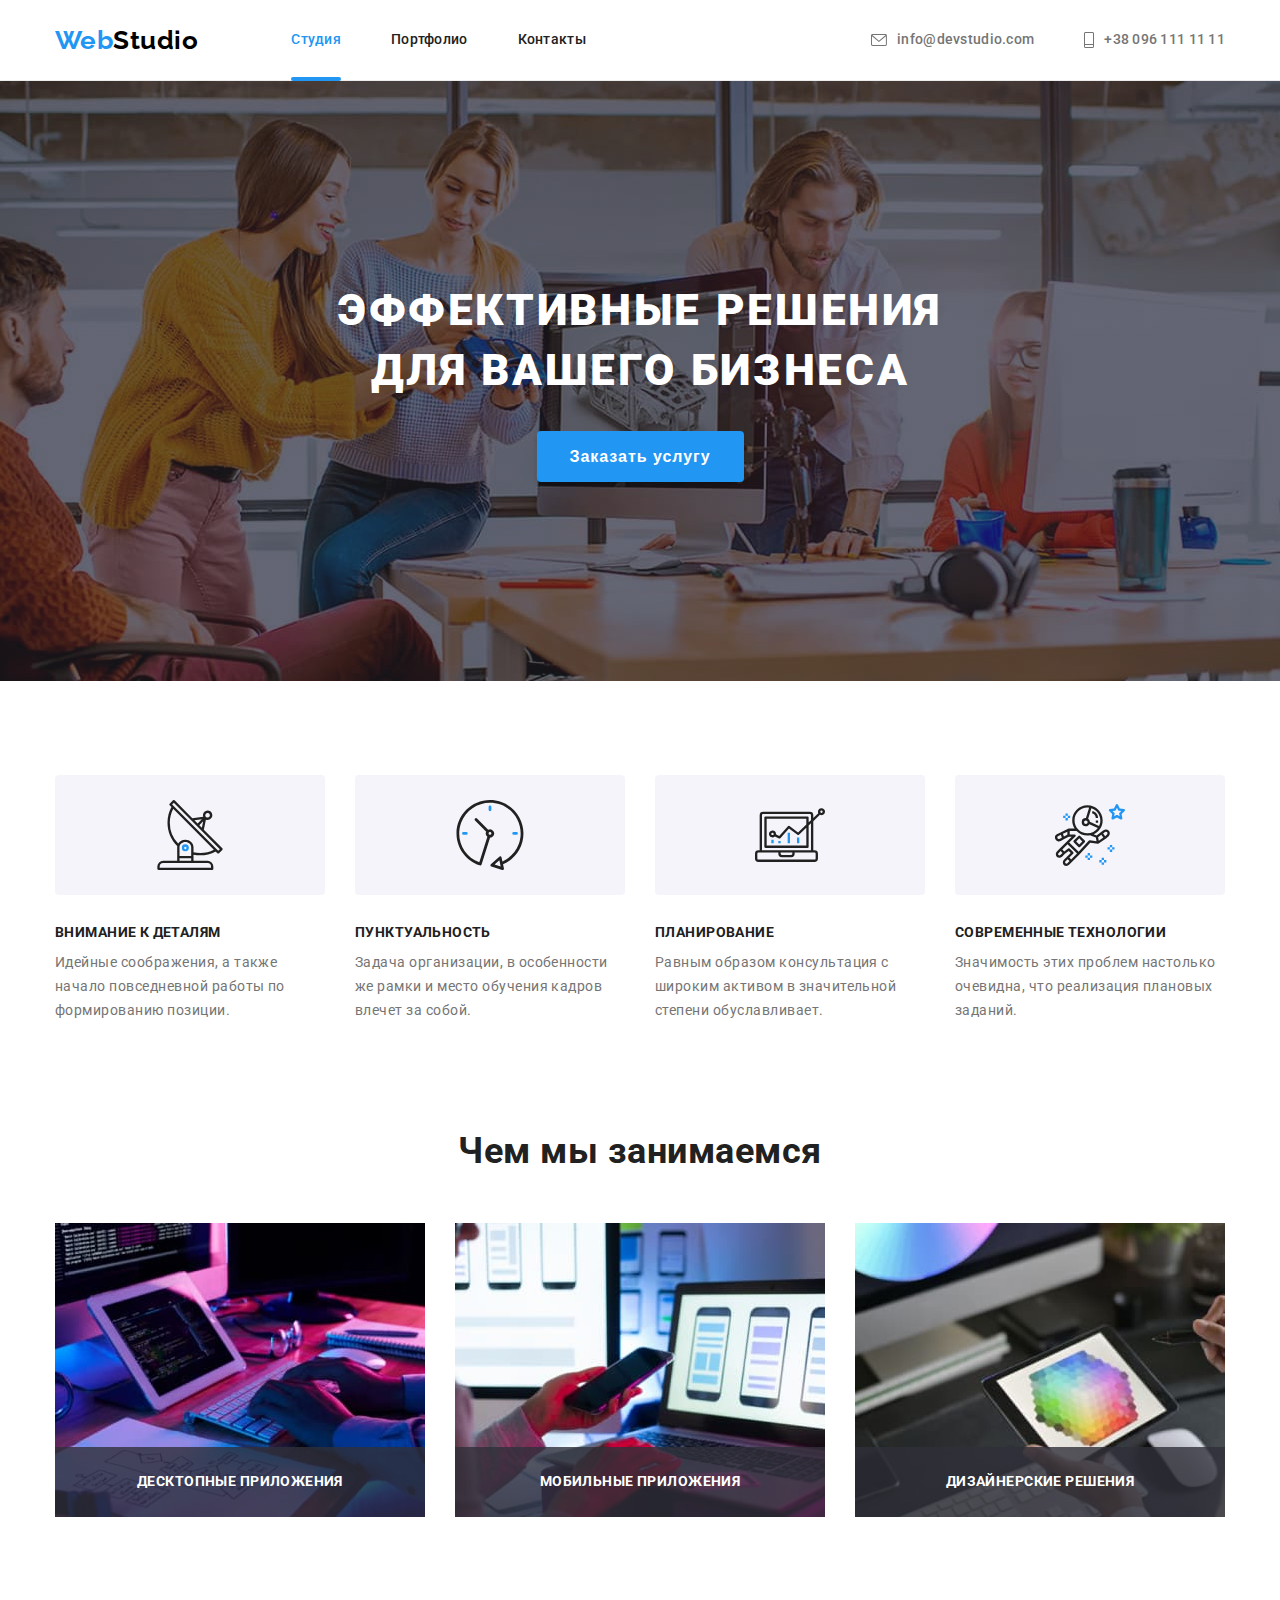
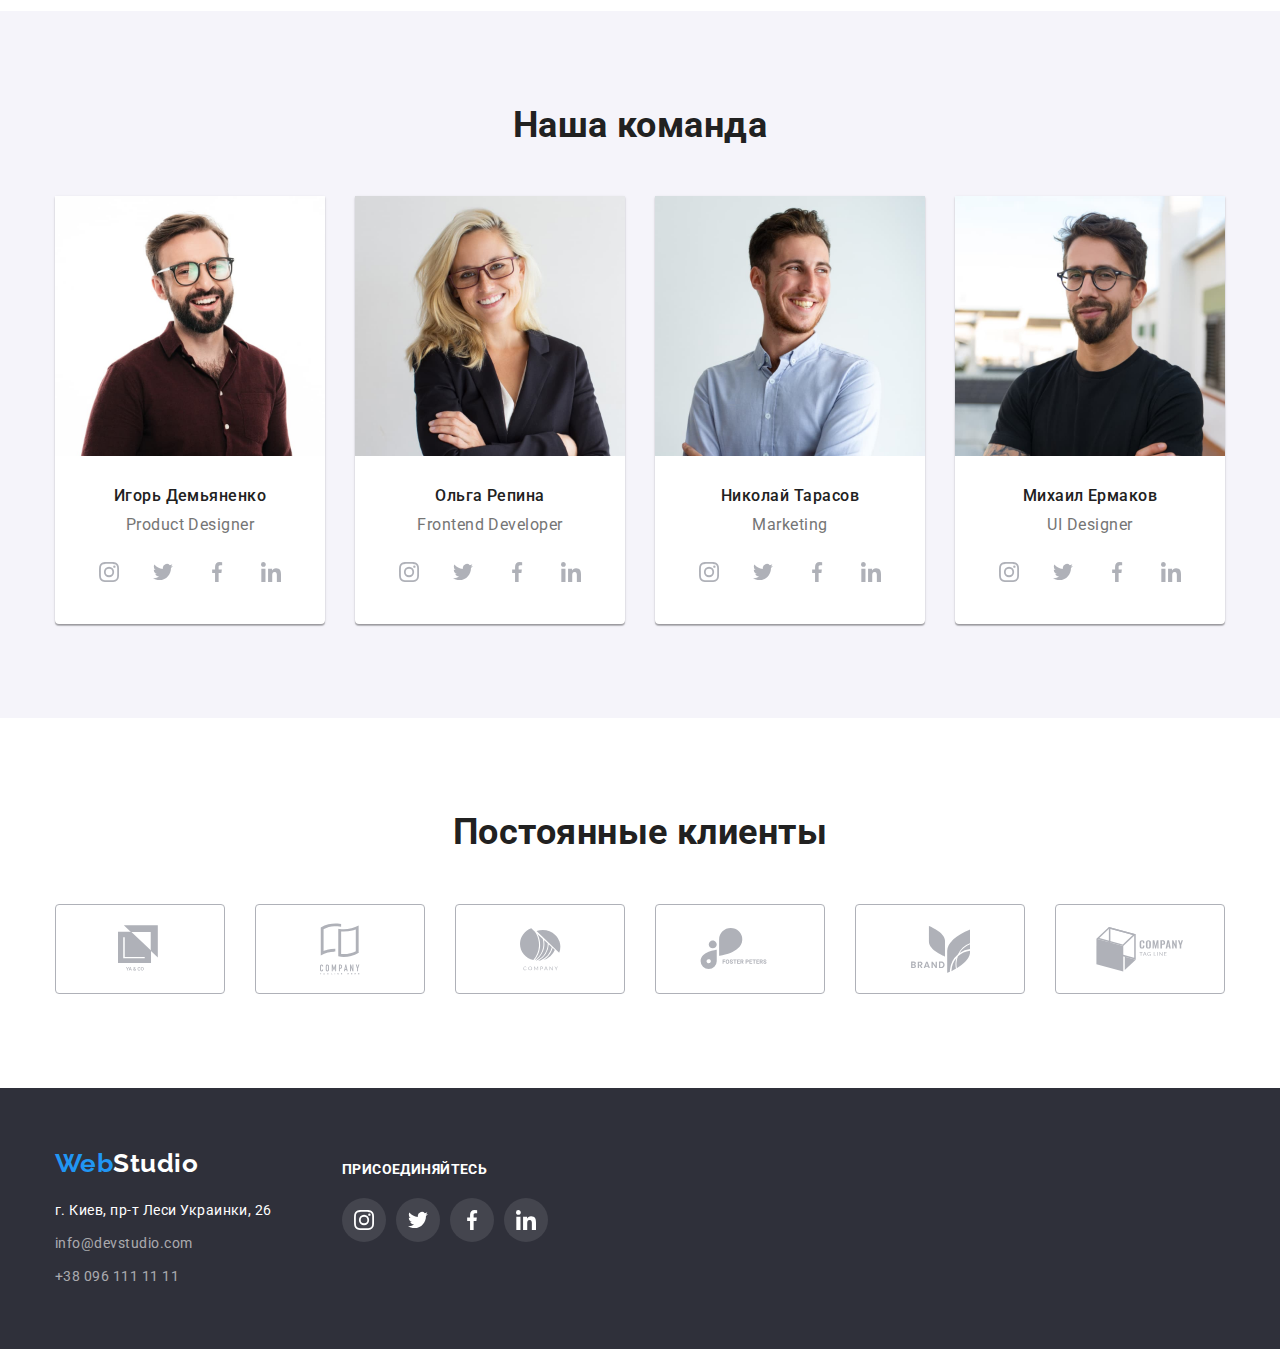
<file: index.html>
<!DOCTYPE html>
<html lang="ru">
  <head>
    <meta charset="UTF-8" />
    <meta name="viewport" content="width=device-width, initial-scale=1.0" />
    <title>WebStudio</title>
    <link rel="preconnect" href="https://fonts.gstatic.com" />
    <link
      href="https://fonts.googleapis.com/css2?family=Raleway:wght@700&family=Roboto:wght@400;500;700;900&display=swap"
      rel="stylesheet"
    />
    <link
      href="https://cdnjs.cloudflare.com/ajax/libs/modern-normalize/1.0.0/modern-normalize.min.css"
    />
    <link rel="stylesheet" href="./css/styles.css" />
  </head>
  <body>
    <!-- Шапка -->

    <header>
      <div class="container">
        <nav>
          <a href="./index.html" class="logo"
            >Web<span class="primary-logo">Studio</span>
          </a>
          <ul class="site-nav list">
            <li class="item">
              <a href="./index.html" class="link current">Студия</a>
            </li>
            <li class="item">
              <a href="./portfolio.html" class="link">Портфолио</a>
            </li>
            <li class="item">
              <a href="" class="link">Контакты</a>
            </li>
          </ul>
        </nav>
        <address class="address">
          <ul class="contacts list">
            <li class="item">
              <a href="mailto:info@devstudio.com" class="contacts-top">
                <svg class="contacts-icon" width="16px" height="12px">
                  <use href="./images/sprite.svg#envelope1"></use>
                </svg>
                info@devstudio.com
              </a>
            </li>
            <li class="item">
              <a href="tel:+380961111111" class="contacts-top">
                <svg class="contacts-icon" width="10px" height="16px">
                  <use href="./images/sprite.svg#Vector1"></use>
                </svg>
                +38 096 111 11 11
              </a>
            </li>
          </ul>
        </address>
      </div>
    </header>
    <main>
      <!-- Герой -->
      <section class="hero">
        <h1 class="hero-title">
          Эффективные решения<br />
          для вашего бизнеса
        </h1>
        <!-- <a class="hero-button" href="#">Заказать услугу</a> -->
        <button type="button" class="hero-button" data-modal-open>
          Заказать услугу
        </button>
      </section>

      <!-- Наши особенности -->
      <section class="section features">
        <div class="container">
          <h2 class="section-title visually-hidden">наши особенности</h2>
          <ul class="list features-list">
            <li class="features-item">
              <div class="features-icon">
                <svg width="70px" height="70px">
                  <use href="./images/sprite.svg#antenna1"></use>
                </svg>
              </div>
              <h3 class="features-title">Внимание к деталям</h3>
              <p>
                Идейные соображения, а также начало повседневной работы по
                формированию позиции.
              </p>
            </li>
            <li class="features-item">
              <div class="features-icon">
                <svg width="70px" height="70px">
                  <use href="./images/sprite.svg#clock1"></use>
                </svg>
              </div>
              <h3 class="features-title">Пунктуальность</h3>
              <p>
                Задача организации, в особенности же рамки и место обучения
                кадров влечет за собой.
              </p>
            </li>
            <li class="features-item">
              <div class="features-icon">
                <svg width="70px" height="70px">
                  <use href="./images/sprite.svg#diagram1"></use>
                </svg>
              </div>
              <h3 class="features-title">Планирование</h3>
              <p>
                Равным образом консультация с широким активом в значительной
                степени обуславливает.
              </p>
            </li>
            <li class="features-item">
              <div class="features-icon">
                <svg width="70px" height="70px">
                  <use href="./images/sprite.svg#astronaut1"></use>
                </svg>
              </div>
              <h3 class="features-title">Современные технологии</h3>
              <p>
                Значимость этих проблем настолько очевидна, что реализация
                плановых заданий.
              </p>
            </li>
          </ul>
        </div>
      </section>

      <!-- Чем мы занимаемся -->
      <section class="section">
        <div class="container">
          <h2 class="section-title doing">Чем мы занимаемся</h2>
          <ul class="list doing">
            <li class="item doing">
              <img src="./images/компьютер.jpg" alt="img1" width="370" />
              <div class="doing-description">десктопные приложения</div>
            </li>
            <li class="item doing">
              <img src="./images/смартфон.jpg" alt="img2" width="370" />
              <div class="doing-description">мобильные приложения</div>
            </li>
            <li class="item doing">
              <img src="./images/планшет.jpg" alt="img3" width="370" />
              <div class="doing-description">дизайнерские решения</div>
            </li>
          </ul>
        </div>
      </section>

      <!-- Наша команда -->
      <section class="section-team">
        <div class="container">
          <h2 class="section-title team">Наша команда</h2>
          <ul class="team-list">
            <li>
              <img
                src="./images/Igor_Demianenko.jpg"
                alt="Игорь Демьяненко"
                width="270"
              />
              <h3 class="employee-title">Игорь Демьяненко</h3>
              <p>Product Designer</p>
              <ul class="social-list">
                <li class="socials">
                  <a class="social-link" href="">
                    <svg class="button-icon" width="20px" height="20px">
                      <use href="./images/sprite.svg#instagram1"></use>
                    </svg>
                  </a>
                </li>
                <li class="socials">
                  <a class="social-link" href="">
                    <svg class="button-icon" width="20px" height="20px">
                      <use href="./images/sprite.svg#twitter1"></use>
                    </svg>
                  </a>
                </li>
                <li class="socials">
                  <a class="social-link" href="">
                    <svg class="button-icon" width="20px" height="20px">
                      <use href="./images/sprite.svg#facebook1"></use>
                    </svg>
                  </a>
                </li>
                <li class="socials">
                  <a class="social-link" href="">
                    <svg class="button-icon" width="20px" height="20px">
                      <use href="./images/sprite.svg#linkedin1"></use>
                    </svg>
                  </a>
                </li>
              </ul>
            </li>
            <li>
              <img
                src="./images/Olga_Repina.jpg"
                alt="Ольга Репина"
                width="270"
              />
              <h3 class="employee-title">Ольга Репина</h3>
              <p>Frontend Developer</p>
              <ul class="social-list">
                <li class="socials">
                  <a class="social-link" href="">
                    <svg class="button-icon" width="20px" height="20px">
                      <use href="./images/sprite.svg#instagram1"></use>
                    </svg>
                  </a>
                </li>
                <li class="socials">
                  <a class="social-link" href="">
                    <svg class="button-icon" width="20px" height="20px">
                      <use href="./images/sprite.svg#twitter1"></use>
                    </svg>
                  </a>
                </li>
                <li class="socials">
                  <a class="social-link" href="">
                    <svg class="button-icon" width="20px" height="20px">
                      <use href="./images/sprite.svg#facebook1"></use>
                    </svg>
                  </a>
                </li>
                <li class="socials">
                  <a class="social-link" href="">
                    <svg class="button-icon" width="20px" height="20px">
                      <use href="./images/sprite.svg#linkedin1"></use>
                    </svg>
                  </a>
                </li>
              </ul>
            </li>
            <li>
              <img
                src="./images/Nikolai_Tarasov.jpg"
                alt="Николай Тарасов"
                width="270"
              />
              <h3 class="employee-title">Николай Тарасов</h3>
              <p>Marketing</p>
              <ul class="social-list">
                <li class="socials">
                  <a class="social-link" href="">
                    <svg class="button-icon" width="20px" height="20px">
                      <use href="./images/sprite.svg#instagram1"></use>
                    </svg>
                  </a>
                </li>
                <li class="socials">
                  <a class="social-link" href="">
                    <svg class="button-icon" width="20px" height="20px">
                      <use href="./images/sprite.svg#twitter1"></use>
                    </svg>
                  </a>
                </li>
                <li class="socials">
                  <a class="social-link" href="">
                    <svg class="button-icon" width="20px" height="20px">
                      <use href="./images/sprite.svg#facebook1"></use>
                    </svg>
                  </a>
                </li>
                <li class="socials">
                  <a class="social-link" href="">
                    <svg class="button-icon" width="20px" height="20px">
                      <use href="./images/sprite.svg#linkedin1"></use>
                    </svg>
                  </a>
                </li>
              </ul>
            </li>
            <li>
              <img
                src="./images/Mykhail_Ermakov.jpg"
                alt="Михаил Ермаков"
                width="270"
              />
              <h3 class="employee-title">Михаил Ермаков</h3>
              <p>UI Designer</p>
              <ul class="social-list">
                <li class="socials">
                  <a class="social-link" href="">
                    <svg class="button-icon" width="20px" height="20px">
                      <use href="./images/sprite.svg#instagram1"></use>
                    </svg>
                  </a>
                </li>
                <li class="socials">
                  <a class="social-link" href="">
                    <svg class="button-icon" width="20px" height="20px">
                      <use href="./images/sprite.svg#twitter1"></use>
                    </svg>
                  </a>
                </li>
                <li class="socials">
                  <a class="social-link" href="">
                    <svg class="button-icon" width="20px" height="20px">
                      <use href="./images/sprite.svg#facebook1"></use>
                    </svg>
                  </a>
                </li>
                <li class="socials">
                  <a class="social-link" href="">
                    <svg class="button-icon" width="20px" height="20px">
                      <use href="./images/sprite.svg#linkedin1"></use>
                    </svg>
                  </a>
                </li>
              </ul>
            </li>
          </ul>
        </div>
      </section>

      <!-- Постоянные клиенты -->
      <section class="section clients">
        <div class="container">
          <h2 class="section-title">Постоянные клиенты</h2>
          <ul class="list clients-list">
            <li class="clients-item">
              <a class="clients-link" href="">
                <svg class="button-icon" width="44px" height="49px">
                  <use href="./images/sprite.svg#logo1"></use>
                </svg>
              </a>
            </li>
            <li class="clients-item">
              <a class="clients-link" href="">
                <svg class="button-icon" width="40px" height="52px">
                  <use href="./images/sprite.svg#logo2"></use>
                </svg>
              </a>
            </li>
            <li class="clients-item">
              <a class="clients-link" href="">
                <svg class="button-icon" width="41px" height="43px">
                  <use href="./images/sprite.svg#logo3"></use>
                </svg>
              </a>
            </li>
            <li class="clients-item">
              <a class="clients-link" href="">
                <svg class="button-icon" width="80px" height="42px">
                  <use href="./images/sprite.svg#logo4"></use>
                </svg>
              </a>
            </li>
            <li class="clients-item">
              <a class="clients-link" href="">
                <svg class="button-icon" width="59px" height="47px">
                  <use href="./images/sprite.svg#logo5"></use>
                </svg>
              </a>
            </li>
            <li class="clients-item">
              <a class="clients-link" href="">
                <svg class="button-icon" width="88px" height="45px">
                  <use href="./images/sprite.svg#logo6"></use>
                </svg>
              </a>
            </li>
          </ul>
        </div>
      </section>
    </main>

    <!-- Футер -->
    <footer>
      <div class="container footer">
        <div class="container-footer">
          <a href="./index.html" class="logo footer"
            >Web<span class="secondary-logo">Studio</span>
          </a>
          <address>
            <ul class="list">
              <li class="address-item">
                <a class="address primary" href="#"
                  >г. Киев, пр-т Леси Украинки, 26</a
                >
              </li>
              <li class="address-item">
                <a class="address" href="mailto:info@devstudio.com"
                  >info@devstudio.com</a
                >
              </li>
              <li>
                <a class="address" href="tel:+380961111111"
                  >+38 096 111 11 11</a
                >
              </li>
            </ul>
          </address>
        </div>
        <div class="container-footer">
          <p>Присоединяйтесь</p>
          <ul class="social-list footer">
            <li class="socials footer">
              <a class="social-link footer" href="">
                <svg class="button-icon footer" width="20px" height="20px">
                  <use href="./images/sprite.svg#instagram1"></use>
                </svg>
              </a>
            </li>
            <li class="socials footer">
              <a class="social-link footer" href="">
                <svg class="button-icon footer" width="20px" height="20px">
                  <use href="./images/sprite.svg#twitter1"></use>
                </svg>
              </a>
            </li>
            <li class="socials footer">
              <a class="social-link footer" href="">
                <svg class="button-icon footer" width="20px" height="20px">
                  <use href="./images/sprite.svg#facebook1"></use>
                </svg>
              </a>
            </li>
            <li class="socials footer">
              <a class="social-link footer" href="">
                <svg class="button-icon footer" width="20px" height="20px">
                  <use href="./images/sprite.svg#linkedin1"></use>
                </svg>
              </a>
            </li>
          </ul>
        </div>
      </div>
    </footer>

    <!-- Модальное окно -->
    <div class="backdrop is-hidden" data-modal>
      <div class="modal">
        <button class="modal-button" data-modal-close>
          <svg class="button-icon" width="11px" height="11px">
            <use href="./images/sprite.svg#close"></use>
          </svg>
        </button>
        <p>Оставьте свои данные, мы вам перезвоним</p>
      </div>
    </div>

    <!-- Скрипт модалки -->
    <script src="./js/modal.js"></script>
  </body>
</html>
</file>
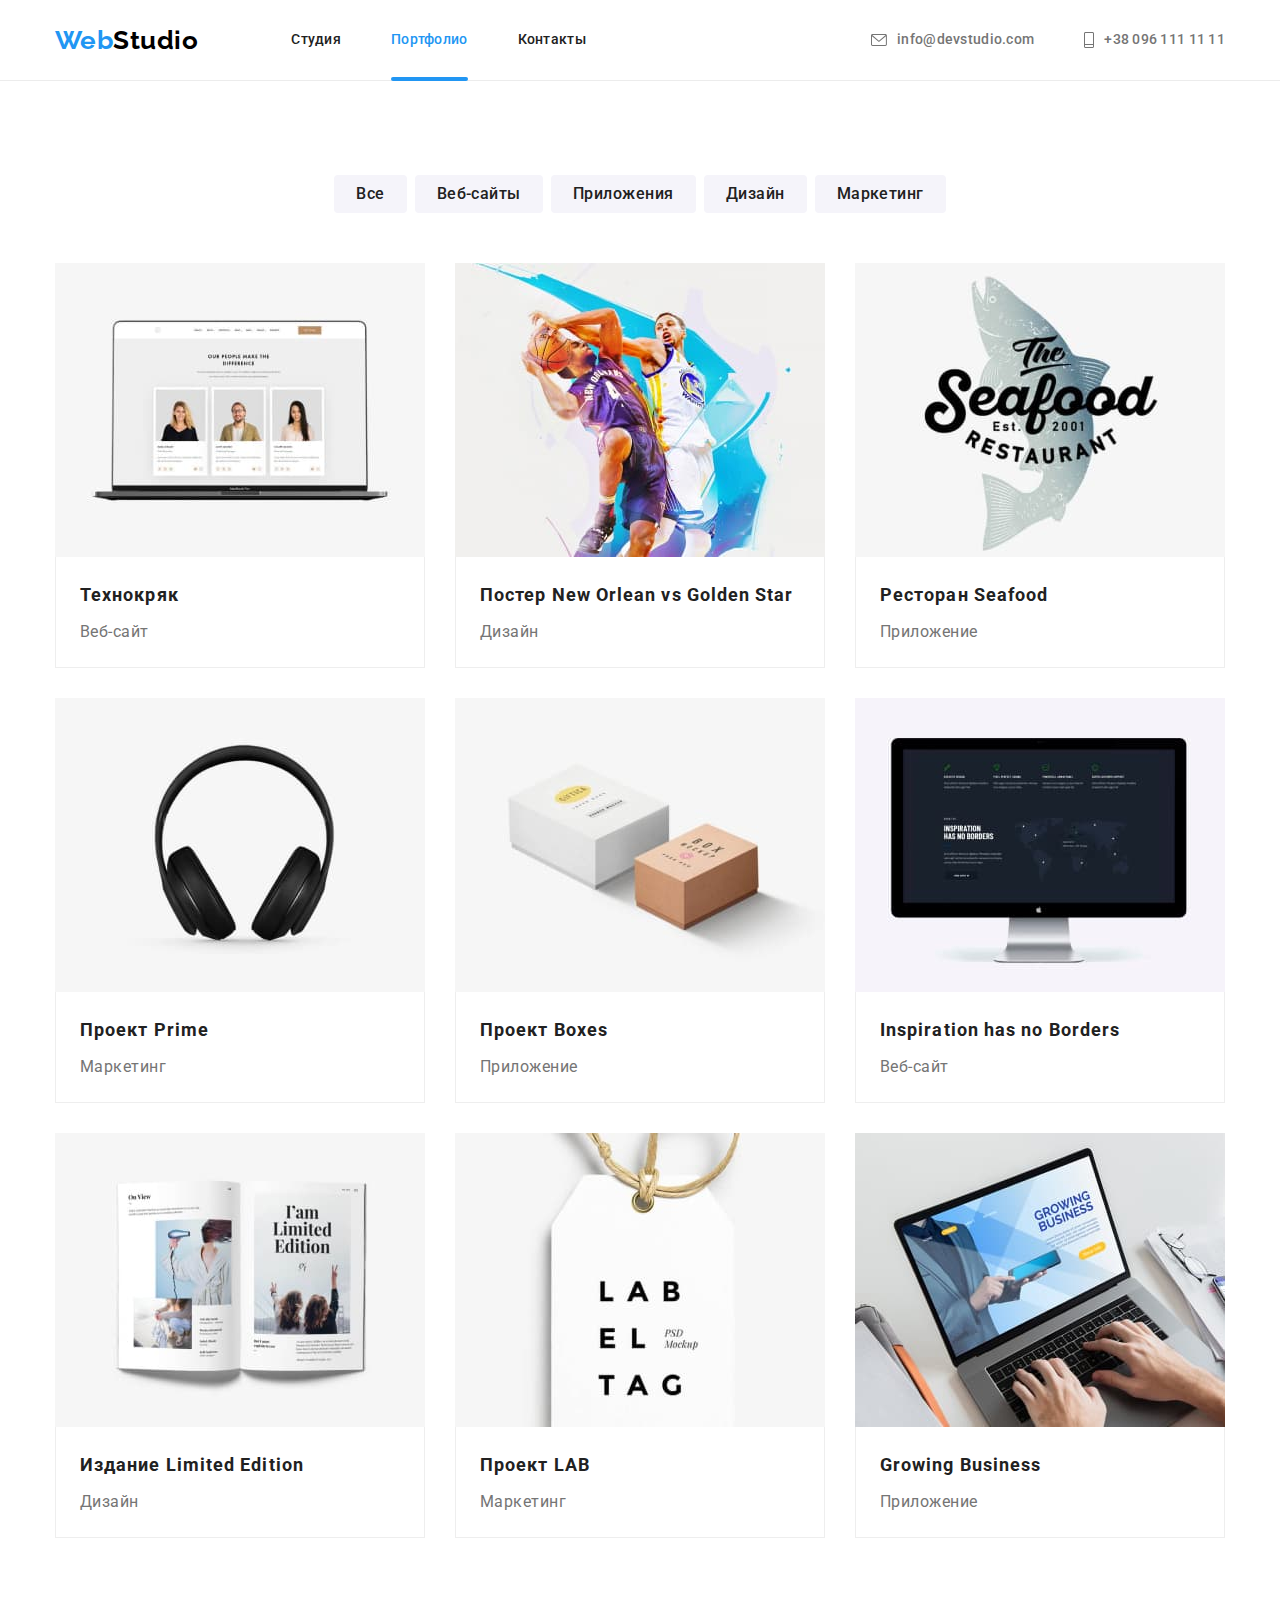
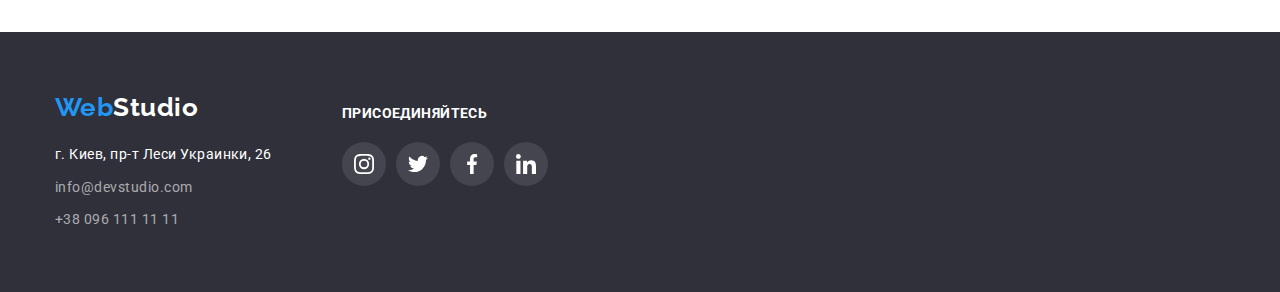
<file: portfolio.html>
<!DOCTYPE html>
<html lang="ru">
  <head>
    <meta charset="UTF-8" />
    <meta name="viewport" content="width=device-width, initial-scale=1.0" />
    <title>Portfolio</title>
    <link rel="preconnect" href="https://fonts.gstatic.com" />
    <link
      href="https://fonts.googleapis.com/css2?family=Raleway:wght@700&family=Roboto:wght@400;500;700;900&display=swap"
      rel="stylesheet"
    />
    <link
      href="https://cdnjs.cloudflare.com/ajax/libs/modern-normalize/1.0.0/modern-normalize.min.css"
    />
    <link rel="stylesheet" href="./css/styles.css" />
  </head>
  <body>
    <header>
      <div class="container">
        <nav>
          <a href="./index.html" class="logo"
            >Web<span class="primary-logo">Studio</span>
          </a>
          <ul class="site-nav list">
            <li class="item">
              <a href="./index.html" class="link">Студия</a>
            </li>
            <li class="item">
              <a href="" class="link current">Портфолио</a>
            </li>
            <li class="item">
              <a href="" class="link">Контакты</a>
            </li>
          </ul>
        </nav>
        <address class="address">
          <ul class="contacts list">
            <li class="item">
              <a href="mailto:info@devstudio.com" class="contacts-top">
                <svg class="contacts-icon" width="16px" height="12px">
                  <use href="./images/sprite.svg#envelope1"></use>
                </svg>
                info@devstudio.com
              </a>
            </li>
            <li class="item">
              <a href="tel:+380961111111" class="contacts-top">
                <svg class="contacts-icon" width="10px" height="16px">
                  <use href="./images/sprite.svg#Vector1"></use>
                </svg>
                +38 096 111 11 11
              </a>
            </li>
          </ul>
        </address>
      </div>
    </header>
    <main>
      <!-- Наши проекты -->
      <section class="section portfolio">
        <div class="container">
          <h1 class="section-title visually-hidden">Наши проекты</h1>

          <!-- Кнопки фильтра -->
          <ul class="list filter">
            <li>
              <button class="filter-button" type="button">Все</button>
            </li>
            <li>
              <button class="filter-button" type="button">Веб-сайты</button>
            </li>
            <li>
              <button class="filter-button" type="button">Приложения</button>
            </li>
            <li>
              <button class="filter-button" type="button">Дизайн</button>
            </li>
            <li>
              <button class="filter-button" type="button">Маркетинг</button>
            </li>
          </ul>

          <!-- Карточки проекта -->
          <ul class="list projects">
            <li class="project">
              <a href="#">
                <div class="image-content">
                  <img
                    src="./images/технокряк.jpg"
                    alt="Технокряк"
                    width="370"
                  />
                  <p class="image-text">
                    Технокряк это современная площадка распространения
                    коронавируса. Компании используют эту платформу для
                    цифрового шпионажа и атак на защищённые сервера конкурентов.
                  </p>
                </div>
                <div class="portfolio-description">
                  <h2 class="work-title">Технокряк</h2>
                  <p class="project-description">Веб-сайт</p>
                </div>
              </a>
            </li>
            <li class="project">
              <a href="#">
                <div class="image-content">
                  <img
                    src="./images/постер.jpg"
                    alt="Постер New Orlean vs Golden Star"
                    width="370"
                  />
                  <p class="image-text">
                    Технокряк это современная площадка распространения
                    коронавируса. Компании используют эту платформу для
                    цифрового шпионажа и атак на защищённые сервера конкурентов.
                  </p>
                </div>
                <div class="portfolio-description">
                  <h2 class="work-title">Постер New Orlean vs Golden Star</h2>
                  <p class="project-description">Дизайн</p>
                </div>
              </a>
            </li>
            <li class="project">
              <a href="#">
                <div class="image-content">
                  <img
                    src="./images/ресторан.jpg"
                    alt="Ресторан Seafood"
                    width="370"
                  />
                  <p class="image-text">
                    Технокряк это современная площадка распространения
                    коронавируса. Компании используют эту платформу для
                    цифрового шпионажа и атак на защищённые сервера конкурентов.
                  </p>
                </div>
                <div class="portfolio-description">
                  <h2 class="work-title">Ресторан Seafood</h2>
                  <p class="project-description">Приложение</p>
                </div>
              </a>
            </li>
            <li class="project">
              <a href="#">
                <div class="image-content">
                  <img
                    src="./images/наушники.jpg"
                    alt="Проект Prime"
                    width="370"
                  />
                  <p class="image-text">
                    Технокряк это современная площадка распространения
                    коронавируса. Компании используют эту платформу для
                    цифрового шпионажа и атак на защищённые сервера конкурентов.
                  </p>
                </div>
                <div class="portfolio-description">
                  <h2 class="work-title">Проект Prime</h2>
                  <p class="project-description">Маркетинг</p>
                </div>
              </a>
            </li>
            <li class="project">
              <a href="#">
                <div class="image-content">
                  <img
                    src="./images/коробки.jpg"
                    alt="Проект Boxes"
                    width="370"
                  />
                  <p class="image-text">
                    Технокряк это современная площадка распространения
                    коронавируса. Компании используют эту платформу для
                    цифрового шпионажа и атак на защищённые сервера конкурентов.
                  </p>
                </div>
                <div class="portfolio-description">
                  <h2 class="work-title">Проект Boxes</h2>
                  <p class="project-description">Приложение</p>
                </div>
              </a>
            </li>
            <li class="project">
              <a href="#">
                <div class="image-content">
                  <img
                    src="./images/inspirations.jpg"
                    alt="inspiration"
                    width="370"
                  />
                  <p class="image-text">
                    Технокряк это современная площадка распространения
                    коронавируса. Компании используют эту платформу для
                    цифрового шпионажа и атак на защищённые сервера конкурентов.
                  </p>
                </div>
                <div class="portfolio-description">
                  <h2 class="work-title">Inspiration has no Borders</h2>
                  <p class="project-description">Веб-сайт</p>
                </div>
              </a>
            </li>
            <li class="project">
              <a href="#">
                <div class="image-content">
                  <img
                    src="./images/издание.jpg"
                    alt="limited edition"
                    width="370"
                  />
                  <p class="image-text">
                    Технокряк это современная площадка распространения
                    коронавируса. Компании используют эту платформу для
                    цифрового шпионажа и атак на защищённые сервера конкурентов.
                  </p>
                </div>
                <div class="portfolio-description">
                  <h2 class="work-title">Издание Limited Edition</h2>
                  <p class="project-description">Дизайн</p>
                </div>
              </a>
            </li>
            <li class="project">
              <a href="#">
                <div class="image-content">
                  <img
                    src="./images/проект_lab.jpg"
                    alt="роект LAB"
                    width="370"
                  />
                  <p class="image-text">
                    Технокряк это современная площадка распространения
                    коронавируса. Компании используют эту платформу для
                    цифрового шпионажа и атак на защищённые сервера конкурентов.
                  </p>
                </div>
                <div class="portfolio-description">
                  <h2 class="work-title">Проект LAB</h2>
                  <p class="project-description">Маркетинг</p>
                </div>
              </a>
            </li>
            <li class="project">
              <a href="#">
                <div class="image-content">
                  <img
                    src="./images/growing_business.jpg"
                    alt="growing business"
                    width="370"
                  />
                  <p class="image-text">
                    Технокряк это современная площадка распространения
                    коронавируса. Компании используют эту платформу для
                    цифрового шпионажа и атак на защищённые сервера конкурентов.
                  </p>
                </div>
                <div class="portfolio-description">
                  <h2 class="work-title">Growing Business</h2>
                  <p class="project-description">Приложение</p>
                </div>
              </a>
            </li>
          </ul>
        </div>
      </section>
    </main>

    <!-- Футер -->
    <footer>
      <div class="container footer">
        <div class="container-footer">
          <a href="./index.html" class="logo footer"
            >Web<span class="secondary-logo">Studio</span>
          </a>
          <address>
            <ul class="list">
              <li class="address-item">
                <a class="address primary" href="#"
                  >г. Киев, пр-т Леси Украинки, 26</a
                >
              </li>
              <li class="address-item">
                <a class="address" href="mailto:info@devstudio.com"
                  >info@devstudio.com</a
                >
              </li>
              <li>
                <a class="address" href="tel:+380961111111"
                  >+38 096 111 11 11</a
                >
              </li>
            </ul>
          </address>
        </div>
        <div class="container-footer">
          <p>Присоединяйтесь</p>
          <ul class="social-list footer">
            <li class="socials footer">
              <a class="social-link footer" href="">
                <svg class="button-icon footer" width="20px" height="20px">
                  <use href="./images/sprite.svg#instagram1"></use>
                </svg>
              </a>
            </li>
            <li class="socials footer">
              <a class="social-link footer" href="">
                <svg class="button-icon footer" width="20px" height="20px">
                  <use href="./images/sprite.svg#twitter1"></use>
                </svg>
              </a>
            </li>
            <li class="socials footer">
              <a class="social-link footer" href="">
                <svg class="button-icon footer" width="20px" height="20px">
                  <use href="./images/sprite.svg#facebook1"></use>
                </svg>
              </a>
            </li>
            <li class="socials footer">
              <a class="social-link footer" href="">
                <svg class="button-icon footer" width="20px" height="20px">
                  <use href="./images/sprite.svg#linkedin1"></use>
                </svg>
              </a>
            </li>
          </ul>
        </div>
      </div>
    </footer>
  </body>
</html>
</file>
<file: css/styles.css>
:root {
  --primary-text-color: #757575;
  --title-text-color: #212121;
  --white-color: #ffffff;
  --primary-background-color: #f5f4fa;
  --secondary-background-color: #2f303a;
  --accent-color: #2196f3;
  --bottom-contacts-text-color: rgba(255, 255, 255, 0.6);
  --border-color: #eeeeee;
  --border-header-color: #ececec;
  --icon-primary-color: #afb1b8;
  --timing-function: 250ms cubic-bezier(0.4, 0, 0.2, 1);
}

html {
  box-sizing: border-box;
}

*,
*::before,
*::after {
  box-sizing: inherit;
}

.container {
  margin-left: auto;
  margin-right: auto;
  width: 1200px;
  padding-left: 15px;
  padding-right: 15px;
  /* outline: 2px solid tomato; */
}

body {
  margin: 0;
  background-color: var(--white-color);
  color: var(--primary-text-color);
  font-family: roboto, sans-serif;
  font-weight: 400;
  letter-spacing: 0.03em;
}

img {
  display: block;
  max-width: 100%;
  height: auto;
}

h2,
h3 {
  margin-top: 0px;
  color: var(--title-text-color);
  text-align: center;
}

a {
  display: block;
  text-decoration: none;
}

section {
  padding-bottom: 94px;
}

.list,
.team-list {
  padding: 0;
  margin: 0;
  list-style: none;
}

.visually-hidden {
  position: absolute;
  width: 1px;
  height: 1px;
  margin: -1px;
  border: 0;
  padding: 0;
  clip: rect(0 0 0 0);
  overflow: hidden;
}

/* Header */

header {
  border-bottom: 1px solid var(--border-header-color);
}

header > .container,
nav {
  display: flex;
  align-items: center;
}

.contacts-icon {
  display: block;
  margin-right: 10px;
}

.contacts-top {
  display: flex;
  align-items: center;
  padding: 32px 0px;
  fill: var(--primary-text-color);
  transition: all var(--timing-function);
}

.contacts-top:hover,
.contacts-top:focus {
  fill: var(--accent-color);
}

/* Logo */

.logo {
  color: var(--accent-color);
  font-family: raleway, sans-serif;
  font-weight: 700;
  font-size: 26px;
  line-height: 1.19;
}

.primary-logo {
  color: #000000;
}

.secondary-logo {
  color: var(--white-color);
}

/* Site navigation */

.site-nav {
  display: flex;
  margin-left: 93px;
}

.site-nav .item:not(:last-child) {
  margin-right: 50px;
}

.site-nav a {
  color: var(--title-text-color);
  font-weight: 500;
  font-size: 14px;
  line-height: 1.14;
  letter-spacing: 0.02em;
}

.link {
  padding-top: 32px;
  padding-bottom: 32px;
  transition: color var(--timing-function);
}

.site-nav .link:hover,
.site-nav .link:focus,
.site-nav .link.current,
.contacts a:hover,
.contacts a:focus {
  color: var(--accent-color);
}

.link.current {
  position: relative;
}

.site-nav .link.current::after {
  content: "";
  display: block;
  width: 100%;
  height: 4px;

  position: absolute;
  bottom: -1px;

  background: var(--accent-color);
  border-radius: 2px;
}

.contacts.list .item + .item {
  margin-left: 50px;
}

.contacts a {
  color: var(--primary-text-color);
  font-style: normal;
  font-weight: 500;
  font-size: 14px;
  line-height: 1.14;
  letter-spacing: 0.02em;
}

.contacts.list {
  display: flex;
  align-items: center;
}

.container > address {
  margin-left: auto;
}

/* Main */

.section-title {
  margin-bottom: 50px;

  font-weight: 700;
  font-size: 36px;
  line-height: 1.16;
}

/* Hero section */

.hero {
  max-width: 1600px;
  height: 600px;
  margin-left: auto;
  margin-right: auto;
  padding-top: 200px;
  padding-bottom: 200px;

  background-color: var(--secondary-background-color);
  text-align: center;

  background-image: linear-gradient(
      to right,
      rgba(47, 48, 58, 0.4),
      rgba(47, 48, 58, 0.4)
    ),
    url(../images/Hero-image.jpg);
  background-repeat: no-repeat;
  background-position: center;
  background-size: cover;
}

.hero-title {
  margin-top: 0px;
  margin-bottom: 30px;
  color: var(--white-color);

  letter-spacing: 0.06em;
  text-transform: uppercase;
  font-weight: 900;
  font-size: 44px;
  line-height: 1.36;
}

.hero-button {
  display: inline-block;
  min-width: 200px;
  padding: 10px 32px 9px;

  text-align: center;
  font-weight: 700;
  font-size: 16px;
  line-height: 1.88;
  letter-spacing: 0.06em;

  color: var(--white-color);
  background-color: var(--accent-color);
  box-shadow: 0px 4px 4px rgba(0, 0, 0, 0.15);
  border: 1px solid transparent;
  border-radius: 4px;
  cursor: pointer;
}

/* Наши особенности */

.section.features {
  padding-top: 94px;
}

.features-title {
  font-weight: 700;
  font-size: 14px;
  line-height: 1.14;
  letter-spacing: 0.03em;
  text-transform: uppercase;
  text-align: left;
}

.features-item {
  width: 270px;

  font-size: 14px;
  line-height: 1.71;
}

.features-icon {
  display: flex;
  align-items: center;
  justify-content: center;

  width: 270px;
  height: 120px;
  margin-bottom: 30px;

  background-color: var(--primary-background-color);
  border-radius: 4px;
}

.features-item:not(:last-child) {
  margin-right: 30px;
}

.features-list {
  display: flex;
  flex-wrap: wrap;
}

.features-item p {
  margin-top: 0px;
}

.features-item h3 {
  margin-bottom: 10px;
}

/* Чем мы занимаемся */

.list.doing {
  display: flex;
  flex-wrap: wrap;
}

.item.doing {
  margin-right: 30px;
  position: relative;
}

.item.doing:nth-child(3) {
  margin-right: 0px;
}

.doing-description {
  display: block;
  padding-top: 27px;
  width: 100%;
  height: 70px;
  position: absolute;
  bottom: 0px;

  background: rgba(47, 48, 58, 0.8);
  color: var(--white-color);
  font-weight: 700;
  font-size: 14px;
  line-height: 1.14;
  letter-spacing: 0.03em;
  text-align: center;
  text-transform: uppercase;
}

/* Наша команда */

.section-team {
  padding-top: 94px;
}

.team-list {
  display: flex;
  flex-wrap: wrap;
}

.team-list > li {
  margin-right: 30px;

  background-color: var(--white-color);
  box-shadow: 0px 1px 3px rgba(0, 0, 0, 0.12), 0px 1px 1px rgba(0, 0, 0, 0.14),
    0px 2px 1px rgba(0, 0, 0, 0.2);
  border-radius: 0px 0px 4px 4px;
}

.team-list > li:nth-child(4) {
  margin-right: 0px;
}

.team-list img {
  margin-bottom: 30px;
}

.team-list h3 {
  margin-bottom: 10px;
}

.section-team {
  background-color: var(--primary-background-color);
}

.employee-title {
  font-weight: 500;
  font-size: 16px;
  line-height: 1.19;
  letter-spacing: 0.03em;
}

.team-list p {
  margin-top: 0px;
  margin-bottom: 16px;

  text-align: center;
  font-size: 16px;
  line-height: 1.19;
}

.social-list {
  display: flex;
  padding: 0px;
  margin-bottom: 30px;
  justify-content: center;
}

.socials {
  display: inline-flex;
}

.socials:not(:last-child) {
  margin-right: 10px;
}

.social-link {
  display: flex;
  width: 44px;
  height: 44px;
  align-items: center;
  justify-content: center;
  border-radius: 50%;
  fill: var(--icon-primary-color);
  transition: all var(--timing-function);
}

.social-link:hover,
.social-link:focus {
  cursor: pointer;
  background-color: var(--accent-color);
  border-radius: 50%;
  fill: var(--white-color);
}

/* Постоянные клиенты */

.section.clients {
  padding-top: 94px;
}

.clients-list {
  display: flex;
}

.clients-item:not(:last-child) {
  margin-right: 30px;
}

.clients-link {
  display: inline-flex;
  flex-wrap: wrap;
  width: 170px;
  height: 90px;
  align-items: center;
  justify-content: center;
  border: 1px solid var(--icon-primary-color);
  border-radius: 4px;
  fill: var(--icon-primary-color);
  transition: all var(--timing-function);
}

.clients-link:hover,
.clients-link:focus {
  cursor: pointer;
  border: 1px solid var(--accent-color);
  fill: var(--accent-color);
}

/* Footer */

.container.footer {
  display: flex;
}

.container-footer {
  display: inline-block;
  margin-right: 70px;
}

footer {
  padding-top: 60px;
  padding-bottom: 60px;

  background-color: var(--secondary-background-color);
}

.logo.footer {
  display: block;
  margin-bottom: 20px;
}

li .address {
  color: var(--bottom-contacts-text-color);
  font-style: normal;
  font-size: 14px;
  line-height: 1.71;
}

.address-item {
  padding-bottom: 9px;
}

.social-list.footer {
  margin: 0;
}

li .primary {
  color: var(--white-color);
}

.social-link.footer {
  fill: var(--white-color);
  background: rgba(255, 255, 255, 0.1);
  border-radius: 50%;
}

.social-link.footer:hover,
.social-link.footer:focus {
  background: var(--accent-color);
}

.container-footer > p {
  margin-bottom: 20px;

  text-transform: uppercase;
  font-size: 14px;
  line-height: 1.14;
  font-weight: 700;
  letter-spacing: 0.03em;

  color: var(--white-color);
}

/* Portfolio */
/* Фильтр */

.list.filter {
  display: flex;
  margin-bottom: 50px;
  justify-content: center;
}

.list.filter > li:not(:last-child) {
  margin-right: 8px;
}

.filter-button {
  padding: 6px 22px;
  text-align: center;

  font-family: roboto, sans-serif;
  color: var(--title-text-color);
  font-weight: 500;
  font-size: 16px;
  line-height: 1.62;
  letter-spacing: 0.03em;

  background-color: var(--primary-background-color);
  border-radius: 4px;
  border-style: none;
  cursor: pointer;
  transition: all var(--timing-function);
}

.filter-button:hover,
.filter-button:focus {
  padding: 6px 22px;
  text-align: center;

  font-family: inherit;
  color: var(--white-color);
  font-weight: 500;
  font-size: 16px;
  line-height: 1.62;
  letter-spacing: 0.03em;

  background-color: var(--accent-color);
  border-radius: 4px;
  border-style: none;
  box-shadow: 0px 3px 1px rgba(0, 0, 0, 0.1), 0px 1px 2px rgba(0, 0, 0, 0.08),
    0px 2px 2px rgba(0, 0, 0, 0.12);
}

/* Наши проекты */

.list.projects {
  display: flex;
  flex-wrap: wrap;
}

.projects a {
  color: var(--primary-text-color);
  transition: var(--timing-function);
}

.project {
  box-sizing: border-box;
  width: 370px;
  margin-right: 30px;
  margin-bottom: 30px;

  background-color: var(--white-color);
}

.projects a:hover,
.projects a:focus {
  box-shadow: 0px 1px 1px rgba(0, 0, 0, 0.12), 0px 4px 4px rgba(0, 0, 0, 0.06),
    1px 4px 6px rgba(0, 0, 0, 0.16);
}

.project:nth-child(3n) {
  margin-right: 0px;
}

.work-title {
  margin-bottom: 4px;
  text-align: left;

  font-weight: 700;
  font-size: 18px;
  line-height: 2;
  letter-spacing: 0.06em;
}
.project-description {
  margin-top: 0px;
  margin-bottom: 0px;

  font-size: 16px;
  line-height: 1.87;
}

.section.portfolio {
  padding-top: 94px;
  padding-bottom: 64px;
}

.portfolio-description {
  padding: 20px 24px;

  background-color: var(--white-color);
  border-right: 1px solid var(--border-color);
  border-bottom: 1px solid var(--border-color);
  border-left: 1px solid var(--border-color);
}

.image-content {
  position: relative;
  overflow: hidden;
}

.image-text {
  position: absolute;
  top: 0;
  left: 0;
  opacity: 0;
  transform: translateY(100%);
  transition: var(--timing-function);

  width: 100%;
  height: 100%;
  margin: 0px;
  padding: 63px 24px;
  overflow: hidden;

  background: rgba(33, 150, 243, 0.9);
  color: var(--white-color);
  font-weight: 400;
  font-size: 18px;
  line-height: 1.56;
  letter-spacing: 0.03em;
}

.projects a:hover .image-text,
.projects a:focus .image-text {
  opacity: 1;
  transform: translateY(0);
}

/* Модальное окно */

.backdrop {
  position: fixed;
  top: 0;
  left: 0;
  width: 100%;
  height: 100%;

  opacity: 1;
  transition: opacity var(--timing-function);

  background: rgba(0, 0, 0, 0.2);
}

.backdrop.is-hidden {
  opacity: 0;
  pointer-events: none;
}

.backdrop.is-hidden .modal {
  transform: translate(-50%, -50%) scale(1.1);
}

.modal {
  position: absolute;
  top: 50%;
  left: 50%;

  width: 528px;
  height: 581px;
  padding: 40px;

  background: var(--white-color);
  box-shadow: 0px 1px 3px rgba(0, 0, 0, 0.12), 0px 1px 1px rgba(0, 0, 0, 0.14),
    0px 2px 1px rgba(0, 0, 0, 0.2);
  border-radius: 4px;
  text-align: center;

  transform: translate(-50%, -50%) scale(1);
  transition: transform var(--timing-function);
}

.modal-button {
  position: absolute;
  display: flex;
  top: 8px;
  right: 8px;
  padding: 0px;
  margin: 0px;

  width: 30px;
  height: 30px;
  align-items: center;
  justify-content: center;

  background: var(--white-color);
  border: 1px solid rgba(0, 0, 0, 0.1);
  border-radius: 50%;
  cursor: pointer;
  transition: fill var(--timing-function);
}

.modal-button:hover,
.modal-button:focus {
  fill: var(--accent-color);
}
</file>
